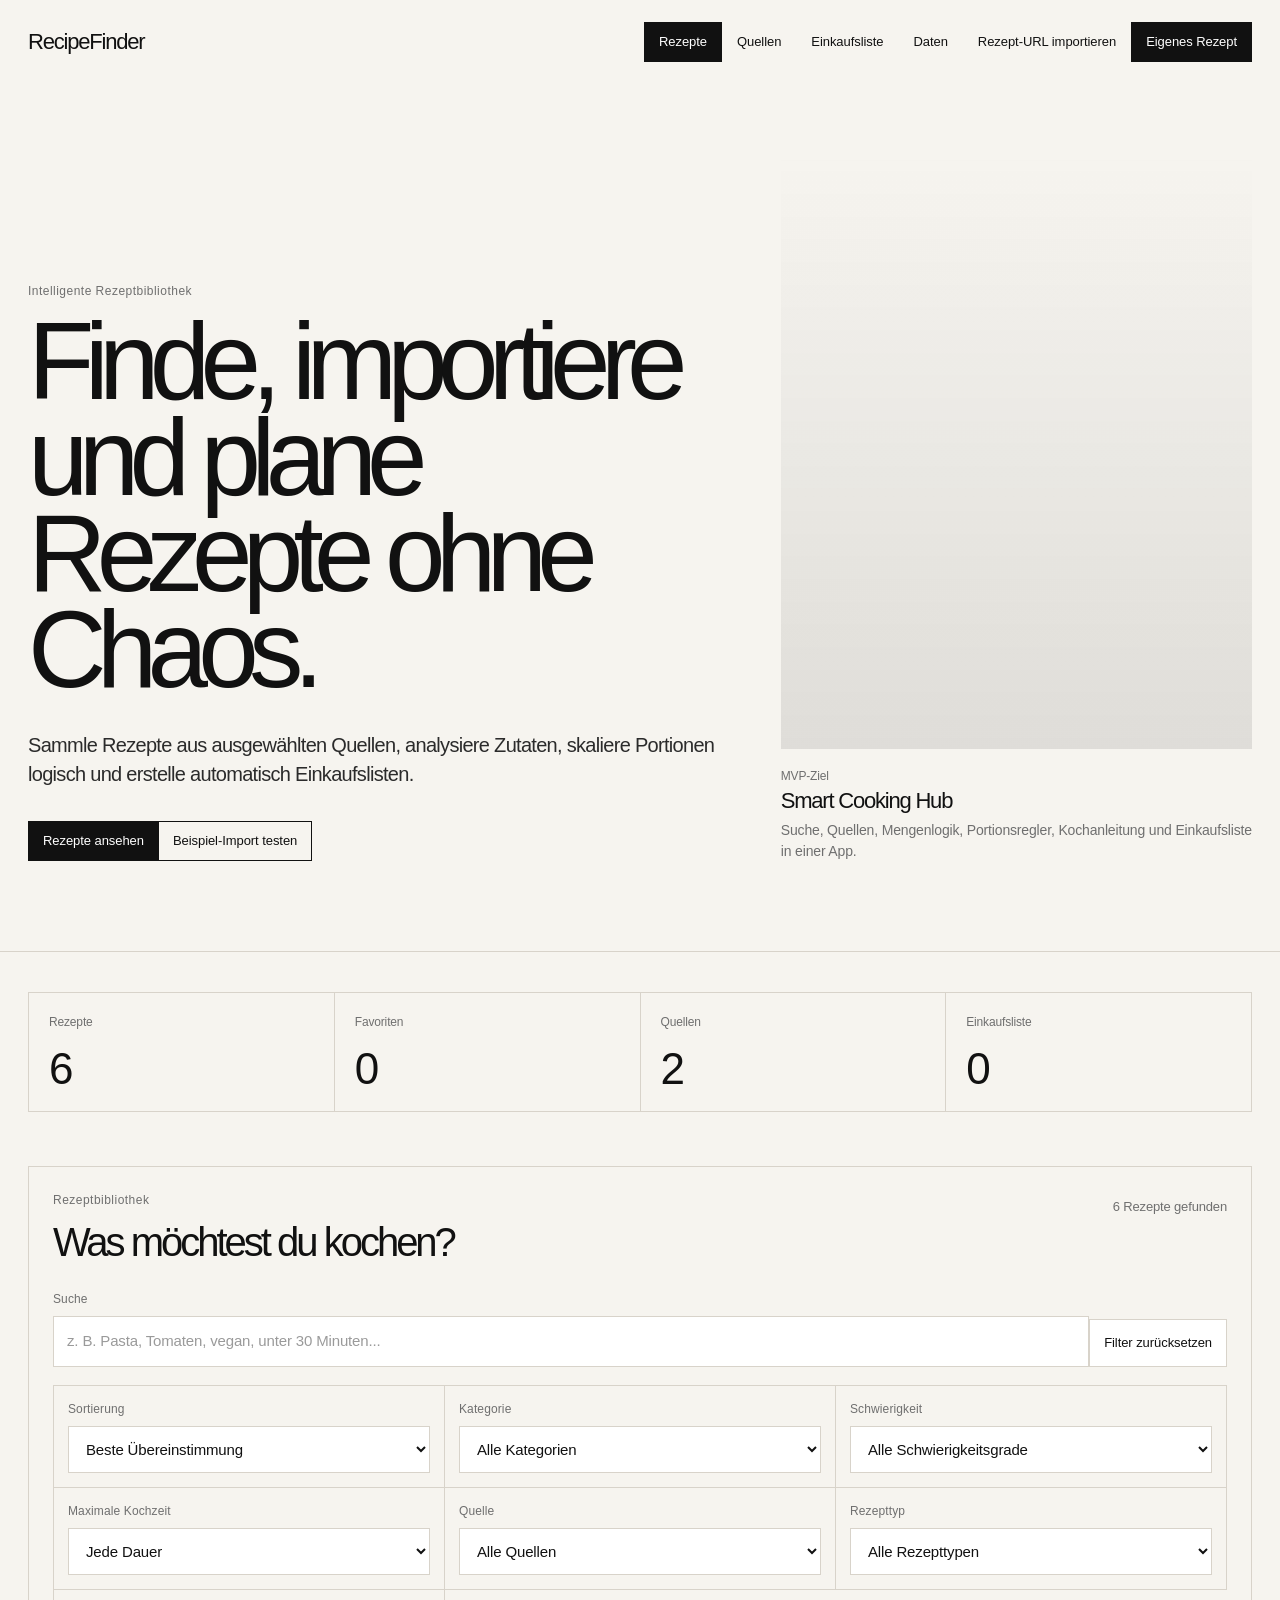
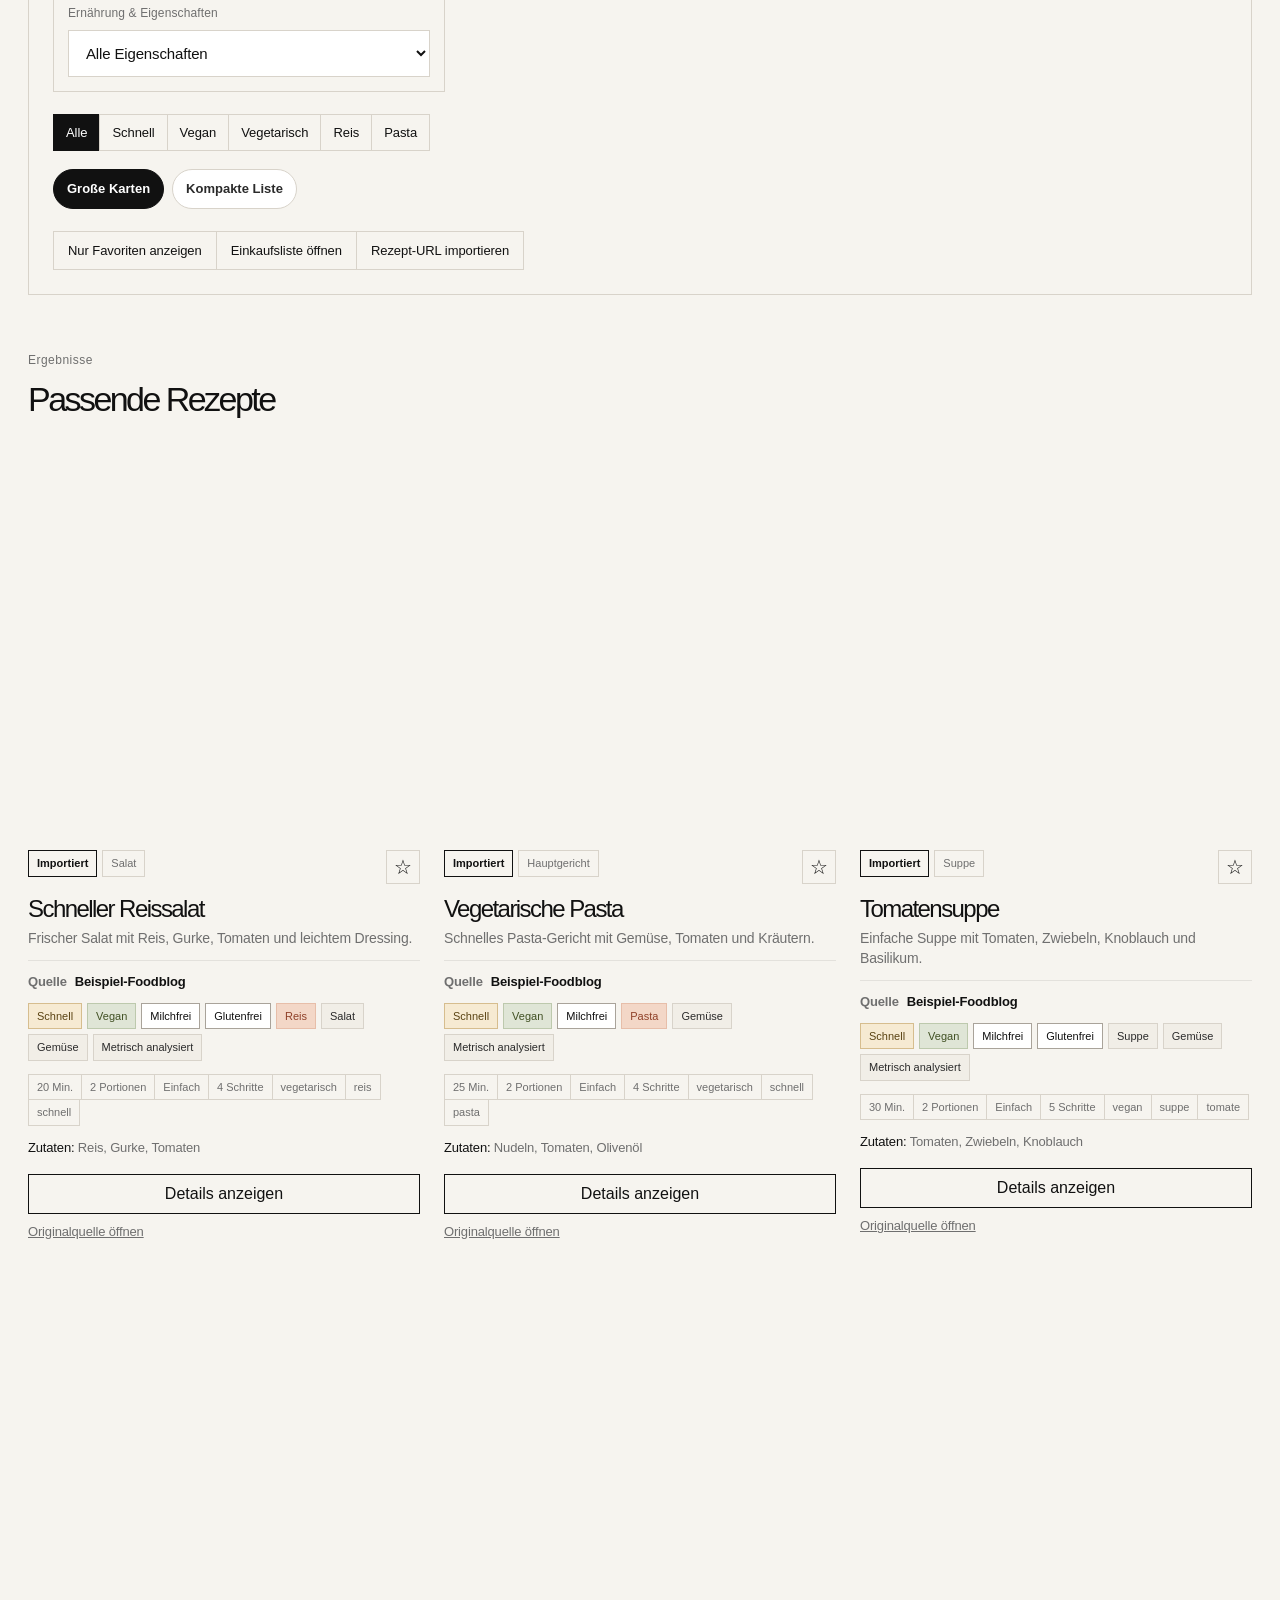
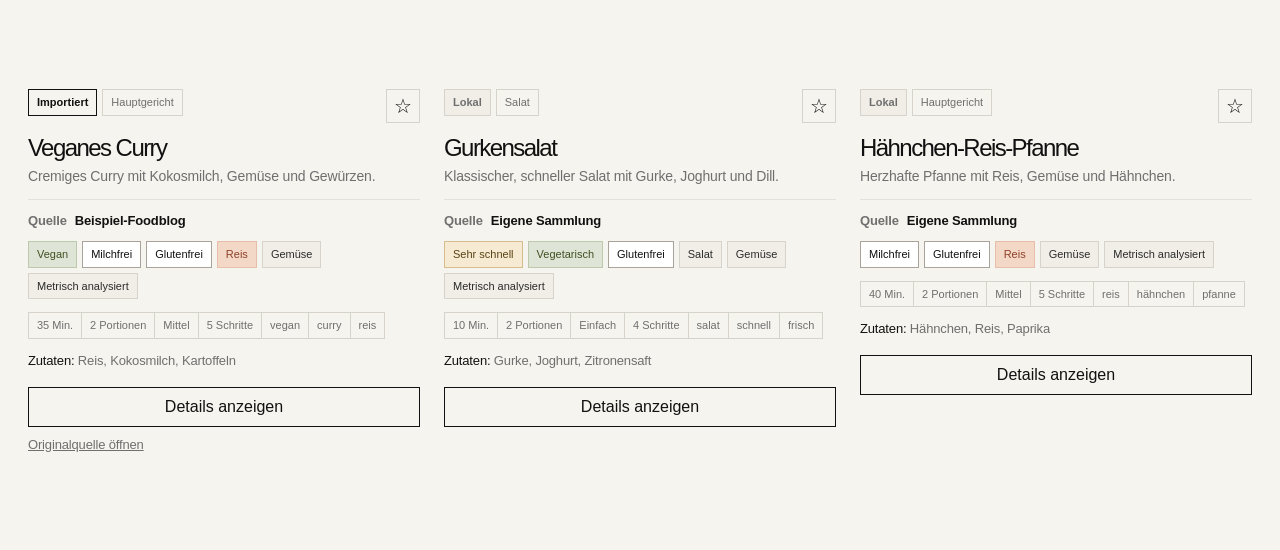
<file: index.html>
<!DOCTYPE html>
<html lang="de">
<head>
  <meta charset="UTF-8" />
  <meta name="viewport" content="width=device-width, initial-scale=1.0" />

  <title>RecipeFinder</title>

  <meta
    name="description"
    content="RecipeFinder ist eine moderne Rezept-App mit Rezeptsuche, erweiterten Filtern, Portionsskalierung, Einkaufsliste, Quellen-Manager, URL-Import-Simulation, Kochanleitungen, Rezeptbearbeitung, Quellenbearbeitung und Datenverwaltung."
  />

  <link rel="stylesheet" href="styles.css" />
</head>

<body>
  <a class="skip-link" href="#recipeLibrary">
    Direkt zu den Rezepten springen
  </a>

  <header class="app-header">
    <nav class="topbar" aria-label="Hauptnavigation">
      <a class="brand" href="#home" aria-label="RecipeFinder Startseite">
        <span class="brand-icon">🍽️</span>
        <span>RecipeFinder</span>
      </a>

      <div class="topbar-actions">
        <button class="nav-button active" type="button" data-view="recipes">
          Rezepte
        </button>

        <button class="nav-button" type="button" data-view="sources">
          Quellen
        </button>

        <button class="nav-button" type="button" data-view="shopping">
          Einkaufsliste
        </button>

        <button class="nav-button" type="button" data-view="settings">
          Daten
        </button>

        <button id="openUrlImportButton" class="ghost-button" type="button">
          Rezept-URL importieren
        </button>

        <button id="openAddRecipeButton" class="primary-button" type="button">
          Eigenes Rezept
        </button>
      </div>
    </nav>

    <section id="home" class="hero">
      <div class="hero-copy">
        <p class="eyebrow">Intelligente Rezeptbibliothek</p>

        <h1>Finde, importiere und plane Rezepte ohne Chaos.</h1>

        <p class="subtitle">
          Sammle Rezepte aus ausgewählten Quellen, analysiere Zutaten,
          skaliere Portionen logisch und erstelle automatisch Einkaufslisten.
        </p>

        <div class="hero-actions">
          <a class="primary-link" href="#recipeLibrary">
            Rezepte ansehen
          </a>

          <button id="openImportDemoButton" class="secondary-button" type="button">
            Beispiel-Import testen
          </button>
        </div>
      </div>

      <aside class="hero-card" aria-label="App-Vorteile">
        <div class="hero-card-icon">🥘</div>

        <p class="hero-card-label">MVP-Ziel</p>

        <h2>Smart Cooking Hub</h2>

        <p>
          Suche, Quellen, Mengenlogik, Portionsregler, Kochanleitung und Einkaufsliste in einer App.
        </p>
      </aside>
    </section>
  </header>

  <main class="container">
    <section class="dashboard" aria-label="App-Übersicht">
      <article class="stat-card">
        <span class="stat-label">Rezepte</span>
        <strong id="totalRecipeCount">0</strong>
      </article>

      <article class="stat-card">
        <span class="stat-label">Favoriten</span>
        <strong id="favoriteCount">0</strong>
      </article>

      <article class="stat-card">
        <span class="stat-label">Quellen</span>
        <strong id="sourceCount">0</strong>
      </article>

      <article class="stat-card">
        <span class="stat-label">Einkaufsliste</span>
        <strong id="shoppingCount">0</strong>
      </article>
    </section>

    <section id="recipesView" class="app-view active-view">
      <section id="recipeLibrary" class="search-panel" aria-label="Rezeptsuche und Filter">
        <div class="section-heading">
          <div>
            <p class="eyebrow">Rezeptbibliothek</p>
            <h2>Was möchtest du kochen?</h2>
          </div>

          <p id="resultCount" class="result-count">
            0 Rezepte gefunden
          </p>
        </div>

        <div class="search-row">
          <label class="search-label" for="searchInput">
            Suche
            <input
              id="searchInput"
              type="search"
              placeholder="z. B. Pasta, Tomaten, vegan, unter 30 Minuten..."
              autocomplete="off"
            />
          </label>

          <button id="resetFiltersButton" class="reset-button" type="button">
            Filter zurücksetzen
          </button>
        </div>

        <div class="filter-grid">
          <label>
            Sortierung
            <select id="sortSelect">
              <option value="relevance">Beste Übereinstimmung</option>
              <option value="favorites">Favoriten zuerst</option>
              <option value="recentImported">Neu importiert</option>
              <option value="newest">Neueste zuerst</option>
              <option value="time">Kürzeste Kochzeit</option>
              <option value="title">Alphabetisch A–Z</option>
              <option value="source">Quelle A–Z</option>
            </select>
          </label>

          <label>
            Kategorie
            <select id="categorySelect">
              <option value="all">Alle Kategorien</option>
              <option value="Hauptgericht">Hauptgericht</option>
              <option value="Salat">Salat</option>
              <option value="Suppe">Suppe</option>
              <option value="Dessert">Dessert</option>
              <option value="Snack">Snack</option>
            </select>
          </label>

          <label>
            Schwierigkeit
            <select id="difficultySelect">
              <option value="all">Alle Schwierigkeitsgrade</option>
              <option value="Einfach">Einfach</option>
              <option value="Mittel">Mittel</option>
              <option value="Schwer">Schwer</option>
            </select>
          </label>

          <label>
            Maximale Kochzeit
            <select id="maxTimeSelect">
              <option value="all">Jede Dauer</option>
              <option value="15">Bis 15 Minuten</option>
              <option value="30">Bis 30 Minuten</option>
              <option value="45">Bis 45 Minuten</option>
              <option value="60">Bis 60 Minuten</option>
            </select>
          </label>

          <label>
            Quelle
            <select id="sourceFilterSelect">
              <option value="all">Alle Quellen</option>
            </select>
          </label>

          <label>
            Rezepttyp
            <select id="recipeTypeSelect">
              <option value="all">Alle Rezepttypen</option>
              <option value="custom">Eigene Rezepte</option>
              <option value="imported">Importierte Rezepte</option>
              <option value="local">Lokale Beispielrezepte</option>
            </select>
          </label>

          <label>
            Ernährung &amp; Eigenschaften
            <select id="featureFilterSelect">
              <option value="all">Alle Eigenschaften</option>
              <option value="vegan">Vegan</option>
              <option value="vegetarisch">Vegetarisch</option>
              <option value="schnell">Schnell</option>
              <option value="sehr schnell">Sehr schnell</option>
              <option value="pasta">Pasta</option>
              <option value="reis">Reis</option>
              <option value="suppe">Suppe</option>
              <option value="salat">Salat</option>
              <option value="gemüse">Gemüse</option>
              <option value="glutenfrei">Glutenfrei</option>
              <option value="milchfrei">Milchfrei</option>
            </select>
          </label>
        </div>

        <div class="quick-filters" aria-label="Schnellfilter">
          <button class="quick-filter active" type="button" data-filter="all">
            Alle
          </button>

          <button class="quick-filter" type="button" data-filter="schnell">
            Schnell
          </button>

          <button class="quick-filter" type="button" data-filter="vegan">
            Vegan
          </button>

          <button class="quick-filter" type="button" data-filter="vegetarisch">
            Vegetarisch
          </button>

          <button class="quick-filter" type="button" data-filter="reis">
            Reis
          </button>

          <button class="quick-filter" type="button" data-filter="pasta">
            Pasta
          </button>
        </div>

        <div id="activeFilterChips" class="active-filter-chips" aria-live="polite"></div>

        <div class="toolbar">
          <div class="toolbar-actions">
            <button id="favoriteFilterButton" class="toolbar-button" type="button">
              Nur Favoriten anzeigen
            </button>

            <button id="openShoppingButton" class="toolbar-button" type="button">
              Einkaufsliste öffnen
            </button>

            <button id="openUrlImportButtonSecondary" class="toolbar-button" type="button">
              Rezept-URL importieren
            </button>
          </div>
        </div>
      </section>

      <section aria-labelledby="recipesHeading">
        <div class="section-heading compact">
          <div>
            <p class="eyebrow">Ergebnisse</p>
            <h2 id="recipesHeading">Passende Rezepte</h2>
          </div>
        </div>

        <div id="recipeGrid" class="recipe-grid"></div>
      </section>
    </section>

    <section id="sourcesView" class="app-view">
      <div class="section-heading">
        <div>
          <p class="eyebrow">Quellen-Manager</p>
          <h2>Rezeptquellen verwalten</h2>
        </div>

        <button id="openAddSourceButton" class="primary-button" type="button">
          Quelle hinzufügen
        </button>
      </div>

      <div class="info-card">
        <h3>Warum Quellen geprüft werden müssen</h3>

        <p>
          Der spätere echte Import muss prüfen, ob eine Homepage automatischen Zugriff erlaubt.
          Dieser Browser-Prototyp simuliert den Ablauf: Quelle hinzufügen, URL prüfen,
          Rezeptdaten erkennen, Zutaten analysieren und Mengen normalisieren.
        </p>
      </div>

      <div id="sourceList" class="source-list"></div>

      <section class="import-panel" aria-labelledby="importHeading">
        <div class="section-heading compact">
          <div>
            <p class="eyebrow">Import-Simulation</p>
            <h2 id="importHeading">Import-Warteschlange</h2>
          </div>

          <div class="toolbar-actions">
            <button id="openUrlImportButtonSources" class="secondary-button" type="button">
              Rezept-URL importieren
            </button>

            <button id="runImportSimulationButton" class="secondary-button" type="button">
              Beispiel-Import starten
            </button>
          </div>
        </div>

        <div id="importLog" class="import-log"></div>
      </section>
    </section>

    <section id="shoppingView" class="app-view">
      <div class="section-heading">
        <div>
          <p class="eyebrow">Planung</p>
          <h2>Einkaufsliste</h2>
        </div>

        <button id="clearShoppingListButton" class="danger-outline-button" type="button">
          Liste leeren
        </button>
      </div>

      <form id="manualShoppingForm" class="inline-form">
        <label for="manualShoppingInput">
          Eigene Zutat hinzufügen
        </label>

        <div class="inline-form-row">
          <input
            id="manualShoppingInput"
            type="text"
            placeholder="z. B. 500 g Kartoffeln"
          />

          <button class="primary-button" type="submit">
            Hinzufügen
          </button>
        </div>
      </form>

      <div id="shoppingListItems" class="shopping-list"></div>
    </section>

    <section id="settingsView" class="app-view">
      <div class="section-heading">
        <div>
          <p class="eyebrow">Datenverwaltung</p>
          <h2>Export, Import und Zurücksetzen</h2>
        </div>
      </div>

      <div class="settings-grid">
        <article class="settings-card">
          <h3>Daten exportieren</h3>

          <p>
            Exportiere deine lokalen Prototyp-Daten als JSON. Enthalten sind eigene Rezepte,
            Favoriten, Einkaufsliste, Quellen und Importprotokoll.
          </p>

          <div class="button-row">
            <button id="exportDataButton" class="primary-button" type="button">
              Export erzeugen
            </button>

            <button id="copyExportButton" class="secondary-button" type="button">
              Export kopieren
            </button>
          </div>

          <textarea
            id="exportDataOutput"
            class="data-textarea"
            placeholder="Hier erscheint dein Datenexport."
            readonly
          ></textarea>
        </article>

        <article class="settings-card">
          <h3>Daten importieren</h3>

          <p>
            Füge hier einen zuvor exportierten JSON-Text ein. Bestehende lokale Daten werden
            dadurch ersetzt.
          </p>

          <form id="importDataForm" class="recipe-form">
            <label>
              JSON-Daten
              <textarea
                id="importDataInput"
                class="data-textarea"
                placeholder="{ ... }"
                required
              ></textarea>
            </label>

            <button class="submit-button" type="submit">
              Daten importieren
            </button>
          </form>
        </article>

        <article class="settings-card danger-zone">
          <h3>Zurücksetzen</h3>

          <p>
            Diese Aktionen betreffen nur die Daten in deinem aktuellen Browser. GitHub-Dateien
            werden dadurch nicht verändert.
          </p>

          <div class="button-column">
            <button id="clearUserDataButton" class="danger-outline-button" type="button">
              Eigene Daten löschen
            </button>

            <button id="resetDemoDataButton" class="danger-button" type="button">
              Prototyp vollständig zurücksetzen
            </button>
          </div>
        </article>

        <article class="settings-card">
          <h3>Speicherort</h3>

          <p>
            Der aktuelle Prototyp nutzt <strong>localStorage</strong>. Das bedeutet:
            Deine Daten liegen lokal in diesem Browser und werden nicht zwischen Geräten synchronisiert.
          </p>

          <ul class="settings-list">
            <li>Eigene Rezepte: lokal gespeichert</li>
            <li>Favoriten: lokal gespeichert</li>
            <li>Einkaufsliste: lokal gespeichert</li>
            <li>Quellen: lokal gespeichert</li>
            <li>Importprotokoll: lokal gespeichert</li>
          </ul>
        </article>
      </div>
    </section>
  </main>

  <div id="detailModal" class="modal hidden" role="dialog" aria-modal="true" aria-labelledby="modalTitle">
    <div class="modal-backdrop" data-close-modal="detail"></div>

    <div class="modal-content large-modal">
      <button class="modal-close" type="button" data-close-modal="detail" aria-label="Details schließen">
        ×
      </button>

      <div id="modalImage" class="modal-image"></div>

      <div class="modal-body">
        <p id="modalCategory" class="eyebrow"></p>

        <h2 id="modalTitle"></h2>

        <p id="modalDescription"></p>

        <div class="modal-meta">
          <span id="modalTime" class="tag"></span>
          <span id="modalDifficulty" class="tag"></span>
          <span id="modalSourceName" class="tag"></span>
        </div>

        <section class="serving-panel" aria-label="Portionen anpassen">
          <div>
            <p class="panel-label">Portionen</p>
            <p id="servingInfo" class="serving-info">Original: 2 Portionen</p>
          </div>

          <div class="serving-controls">
            <button id="decreaseServingsButton" type="button" aria-label="Portionen reduzieren">
              −
            </button>

            <strong id="currentServings">2</strong>

            <button id="increaseServingsButton" type="button" aria-label="Portionen erhöhen">
              +
            </button>
          </div>
        </section>

        <section>
          <div class="section-heading compact">
            <div>
              <p class="eyebrow">Normalisierte Zutaten</p>
              <h3>Zutatenliste</h3>
            </div>

            <button id="toggleOriginalIngredientsButton" class="small-button" type="button">
              Original anzeigen
            </button>
          </div>

          <ul id="modalIngredients" class="ingredient-list"></ul>
        </section>

        <section class="instruction-section" aria-labelledby="instructionsHeading">
          <div class="section-heading compact">
            <div>
              <p class="eyebrow">Kochanleitung</p>
              <h3 id="instructionsHeading">Zubereitung</h3>
            </div>
          </div>

          <ol id="modalInstructions" class="instruction-list"></ol>
        </section>

        <div class="modal-actions">
          <button id="modalShoppingButton" class="success-button" type="button">
            Zutaten zur Einkaufsliste hinzufügen
          </button>

          <button id="modalFavoriteButton" class="favorite-action-button" type="button">
            Als Favorit speichern
          </button>

          <button id="modalEditButton" class="secondary-button hidden" type="button">
            Eigenes Rezept bearbeiten
          </button>

          <button id="modalDeleteButton" class="danger-button hidden" type="button">
            Eigenes Rezept löschen
          </button>

          <a id="modalSource" class="dark-link-button" href="#" target="_blank" rel="noopener noreferrer">
            Originalrezept öffnen
          </a>
        </div>
      </div>
    </div>
  </div>

  <div id="addRecipeModal" class="modal hidden" role="dialog" aria-modal="true" aria-labelledby="addRecipeTitle">
    <div class="modal-backdrop" data-close-modal="addRecipe"></div>

    <div class="modal-content">
      <button class="modal-close" type="button" data-close-modal="addRecipe" aria-label="Formular schließen">
        ×
      </button>

      <p class="eyebrow">Eigenes Rezept</p>

      <h2 id="addRecipeTitle">Rezept hinzufügen</h2>

      <p id="addRecipeIntro">
        Trage ein eigenes Rezept ein. Zutaten können mit Mengen angegeben werden,
        zum Beispiel: <strong>200 g Pasta</strong> oder <strong>Salz nach Geschmack</strong>.
      </p>

      <form id="addRecipeForm" class="recipe-form">
        <label>
          Rezeptname
          <input
            id="newRecipeTitle"
            type="text"
            placeholder="z. B. Zitronenpasta"
            required
          />
        </label>

        <label>
          Beschreibung
          <textarea
            id="newRecipeDescription"
            placeholder="Kurze Beschreibung des Rezepts"
            required
          ></textarea>
        </label>

        <div class="form-grid">
          <label>
            Kategorie
            <select id="newRecipeCategory">
              <option value="Hauptgericht">Hauptgericht</option>
              <option value="Salat">Salat</option>
              <option value="Suppe">Suppe</option>
              <option value="Dessert">Dessert</option>
              <option value="Snack">Snack</option>
            </select>
          </label>

          <label>
            Schwierigkeit
            <select id="newRecipeDifficulty">
              <option value="Einfach">Einfach</option>
              <option value="Mittel">Mittel</option>
              <option value="Schwer">Schwer</option>
            </select>
          </label>
        </div>

        <div class="form-grid">
          <label>
            Portionen
            <input
              id="newRecipeServings"
              type="number"
              min="1"
              max="20"
              value="2"
              required
            />
          </label>

          <label>
            Kochzeit in Minuten
            <input
              id="newRecipeTime"
              type="number"
              min="1"
              max="999"
              value="30"
              required
            />
          </label>
        </div>

        <label>
          Symbol
          <select id="newRecipeIcon">
            <option value="🍽️">🍽️ Allgemein</option>
            <option value="🍝">🍝 Pasta</option>
            <option value="🥗">🥗 Salat</option>
            <option value="🍛">🍛 Curry</option>
            <option value="🍅">🍅 Suppe</option>
            <option value="🍚">🍚 Reis</option>
            <option value="🍰">🍰 Dessert</option>
            <option value="🥪">🥪 Snack</option>
          </select>
        </label>

        <label>
          Zutaten
          <textarea
            id="newRecipeIngredients"
            placeholder="200 g Pasta&#10;1 EL Olivenöl&#10;Salz nach Geschmack"
            required
          ></textarea>

          <span class="form-help">
            Eine Zutat pro Zeile. Mengen werden im Prototyp einfach analysiert.
          </span>
        </label>

        <label>
          Zubereitungsschritte
          <textarea
            id="newRecipeInstructions"
            placeholder="Pasta in Salzwasser kochen.&#10;Olivenöl in einer Pfanne erhitzen.&#10;Alles vermengen und servieren."
          ></textarea>

          <span class="form-help">
            Ein Schritt pro Zeile. Wenn du das Feld leer lässt, erzeugt die App eine einfache Platzhalter-Anleitung.
          </span>
        </label>

        <label>
          Tags
          <input
            id="newRecipeTags"
            type="text"
            placeholder="schnell, vegetarisch, pasta"
          />

          <span class="form-help">
            Mehrere Tags mit Komma trennen.
          </span>
        </label>

        <label>
          Quellen-Link
          <input
            id="newRecipeSourceUrl"
            type="url"
            placeholder="https://example.com"
          />

          <span class="form-help">
            Optional. Bei eigenen Rezepten kannst du das Feld leer lassen.
          </span>
        </label>

        <button id="saveRecipeButton" class="submit-button" type="submit">
          Rezept speichern
        </button>
      </form>
    </div>
  </div>

  <div id="addSourceModal" class="modal hidden" role="dialog" aria-modal="true" aria-labelledby="addSourceTitle">
    <div class="modal-backdrop" data-close-modal="addSource"></div>

    <div class="modal-content">
      <button class="modal-close" type="button" data-close-modal="addSource" aria-label="Quelle schließen">
        ×
      </button>

      <p class="eyebrow">Rezeptquelle</p>

      <h2 id="addSourceTitle">Neue Homepage eintragen</h2>

      <p id="addSourceIntro">
        Im Browser-Prototyp wird der Import simuliert. In der späteren Backend-Version
        werden robots.txt, strukturierte Rezeptdaten, Sitemaps und Importfehler echt geprüft.
      </p>

      <form id="addSourceForm" class="recipe-form">
        <label>
          Quellenname
          <input
            id="newSourceName"
            type="text"
            placeholder="z. B. Mein Lieblings-Foodblog"
            required
          />
        </label>

        <label>
          Homepage-URL
          <input
            id="newSourceUrl"
            type="url"
            placeholder="https://example.com"
            required
          />
        </label>

        <label>
          Import-Häufigkeit
          <select id="newSourceFrequency">
            <option value="Manuell">Manuell</option>
            <option value="Wöchentlich">Wöchentlich</option>
            <option value="Täglich">Täglich</option>
          </select>
        </label>

        <button id="saveSourceButton" class="submit-button" type="submit">
          Quelle speichern
        </button>
      </form>
    </div>
  </div>

  <div id="importUrlModal" class="modal hidden" role="dialog" aria-modal="true" aria-labelledby="importUrlTitle">
    <div class="modal-backdrop" data-close-modal="importUrl"></div>

    <div class="modal-content">
      <button class="modal-close" type="button" data-close-modal="importUrl" aria-label="URL-Import schließen">
        ×
      </button>

      <p class="eyebrow">Rezept-URL importieren</p>

      <h2 id="importUrlTitle">Rezept aus URL hinzufügen</h2>

      <p>
        Gib eine Rezept-URL ein – die App lädt die echten Zutaten und Zubereitungsschritte
        direkt von der Webseite.
      </p>

      <form id="importUrlForm" class="recipe-form">
        <label>
          Rezept-URL
          <input
            id="recipeUrlInput"
            type="url"
            placeholder="https://example.com/mein-rezept"
            required
          />
        </label>

        <label>
          Gewünschter Rezeptname
          <input
            id="recipeUrlTitleInput"
            type="text"
            placeholder="Optional, z. B. Cremige Pasta"
          />

          <span class="form-help">
            Wenn du nichts eingibst, wird der Name automatisch aus der Seite übernommen.
          </span>
        </label>

        <div class="form-grid">
          <label>
            Kategorie
            <select id="recipeUrlCategoryInput">
              <option value="Hauptgericht">Hauptgericht</option>
              <option value="Salat">Salat</option>
              <option value="Suppe">Suppe</option>
              <option value="Dessert">Dessert</option>
              <option value="Snack">Snack</option>
            </select>
          </label>

          <label>
            Schwierigkeit
            <select id="recipeUrlDifficultyInput">
              <option value="Einfach">Einfach</option>
              <option value="Mittel">Mittel</option>
              <option value="Schwer">Schwer</option>
            </select>
          </label>
        </div>

        <div class="form-grid">
          <label>
            Portionen
            <input
              id="recipeUrlServingsInput"
              type="number"
              min="1"
              max="20"
              value="2"
              required
            />
          </label>

          <label>
            Kochzeit in Minuten
            <input
              id="recipeUrlTimeInput"
              type="number"
              min="1"
              max="999"
              value="30"
              required
            />
          </label>
        </div>

        <button class="submit-button" type="submit">
          Rezept importieren
        </button>
      </form>
    </div>
  </div>

  <div id="toast" class="toast hidden" role="status" aria-live="polite"></div>

  <script src="script.js"></script>
  <script src="backend.js"></script>
  <script src="active-filters.js"></script>
  <script src="sync.js"></script>
</body>
</html>
</file>
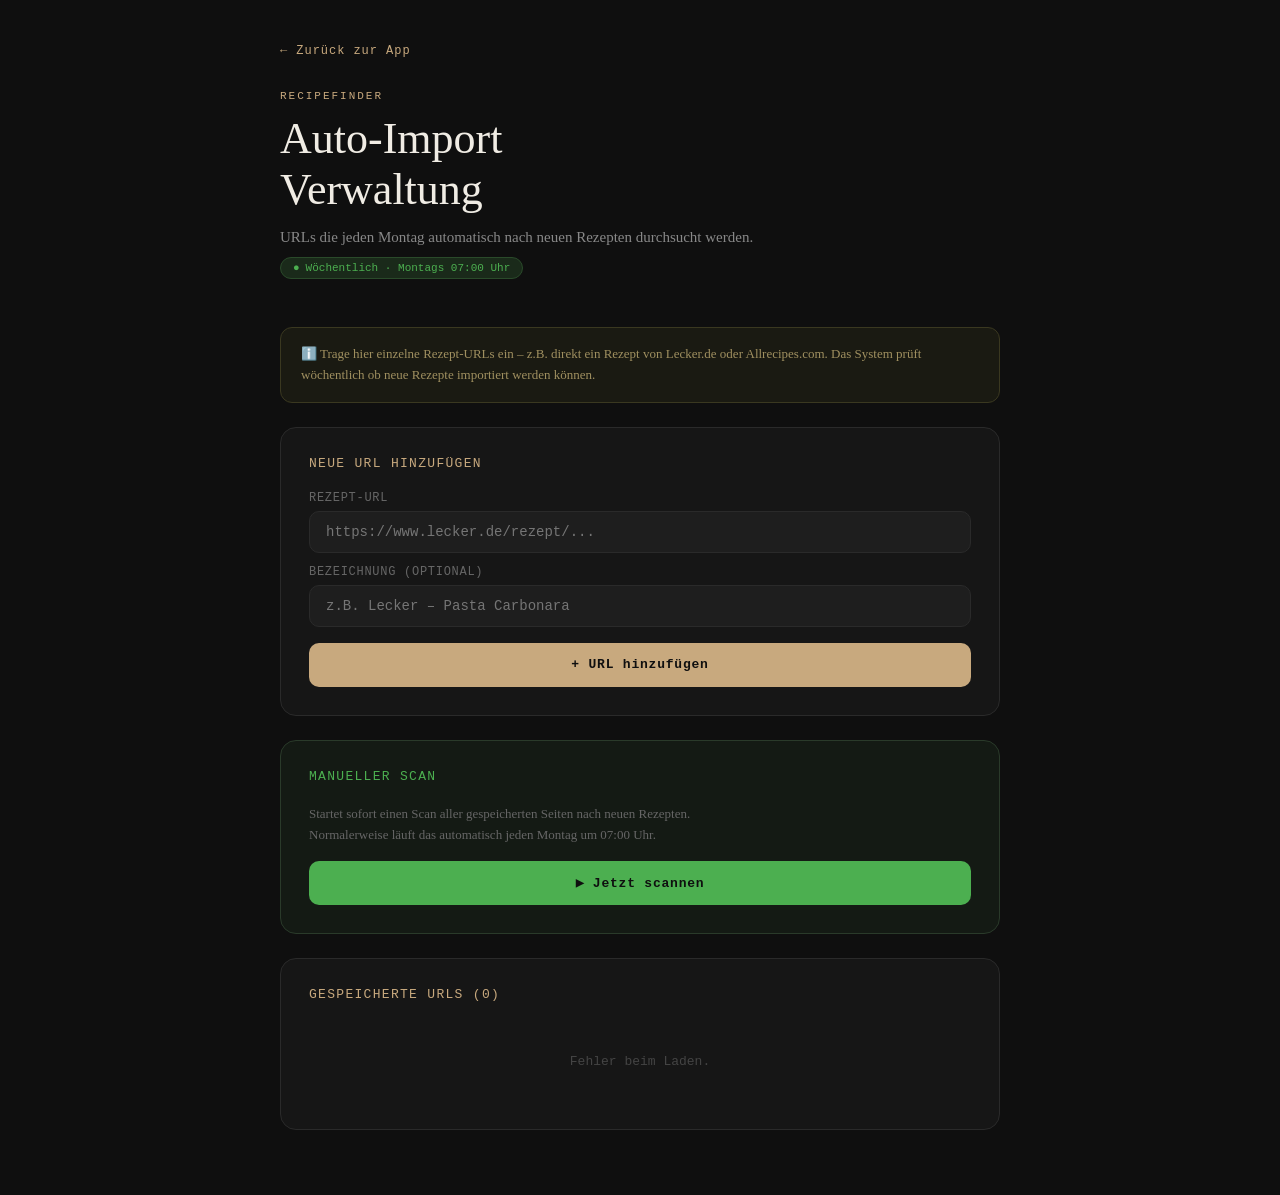
<file: import-verwaltung.html>
<!DOCTYPE html>
<html lang="de">
<head>
  <meta charset="UTF-8" />
  <meta name="viewport" content="width=device-width, initial-scale=1.0" />
  <title>Auto-Import Verwaltung – RecipeFinder</title>
  <style>
    * { box-sizing: border-box; margin: 0; padding: 0; }

    body {
      font-family: "Georgia", serif;
      background: #0f0f0f;
      color: #f0ece4;
      min-height: 100vh;
      padding: 40px 20px;
    }

    .container {
      max-width: 720px;
      margin: 0 auto;
    }

    header {
      margin-bottom: 48px;
    }

    .eyebrow {
      font-family: monospace;
      font-size: 11px;
      letter-spacing: 0.18em;
      text-transform: uppercase;
      color: #c8a97e;
      margin-bottom: 12px;
    }

    h1 {
      font-size: clamp(28px, 5vw, 44px);
      font-weight: 400;
      line-height: 1.15;
      color: #f0ece4;
      margin-bottom: 10px;
    }

    .subtitle {
      color: #888;
      font-size: 15px;
      line-height: 1.6;
    }

    .back-link {
      display: inline-flex;
      align-items: center;
      gap: 6px;
      color: #c8a97e;
      font-family: monospace;
      font-size: 12px;
      letter-spacing: 0.08em;
      text-decoration: none;
      margin-bottom: 32px;
    }

    .back-link:hover { color: #f0ece4; }

    .card {
      border: 1px solid #2a2a2a;
      border-radius: 16px;
      padding: 28px;
      background: #161616;
      margin-bottom: 24px;
    }

    .card-title {
      font-size: 13px;
      font-family: monospace;
      letter-spacing: 0.1em;
      text-transform: uppercase;
      color: #c8a97e;
      margin-bottom: 20px;
    }

    .form-row {
      display: grid;
      gap: 12px;
      margin-bottom: 16px;
    }

    label {
      font-size: 12px;
      font-family: monospace;
      letter-spacing: 0.06em;
      text-transform: uppercase;
      color: #666;
      display: block;
      margin-bottom: 6px;
    }

    input[type="url"],
    input[type="text"] {
      width: 100%;
      padding: 12px 16px;
      background: #1e1e1e;
      border: 1px solid #2a2a2a;
      border-radius: 10px;
      color: #f0ece4;
      font-size: 14px;
      font-family: monospace;
      outline: none;
      transition: border-color 0.2s;
    }

    input:focus { border-color: #c8a97e; }

    .btn {
      display: inline-flex;
      align-items: center;
      justify-content: center;
      gap: 8px;
      min-height: 44px;
      padding: 0 20px;
      border-radius: 10px;
      font-size: 13px;
      font-family: monospace;
      letter-spacing: 0.06em;
      cursor: pointer;
      border: none;
      transition: all 0.2s;
    }

    .btn-primary {
      background: #c8a97e;
      color: #0f0f0f;
      font-weight: bold;
      width: 100%;
    }

    .btn-primary:hover { background: #dbbf94; transform: translateY(-1px); }
    .btn-primary:disabled { opacity: 0.5; cursor: not-allowed; transform: none; }

    .btn-danger {
      background: transparent;
      border: 1px solid #3a2020;
      color: #e07070;
      padding: 6px 14px;
      min-height: 34px;
      font-size: 12px;
      border-radius: 8px;
    }

    .btn-danger:hover { background: #2a1515; border-color: #e07070; }

    .url-list { display: grid; gap: 12px; }

    .url-item {
      display: grid;
      grid-template-columns: minmax(0, 1fr) auto;
      gap: 12px;
      align-items: center;
      padding: 16px;
      background: #1a1a1a;
      border: 1px solid #252525;
      border-radius: 12px;
    }

    .url-label {
      font-size: 14px;
      color: #f0ece4;
      margin-bottom: 4px;
      white-space: nowrap;
      overflow: hidden;
      text-overflow: ellipsis;
    }

    .url-address {
      font-family: monospace;
      font-size: 11px;
      color: #555;
      white-space: nowrap;
      overflow: hidden;
      text-overflow: ellipsis;
    }

    .url-meta {
      font-family: monospace;
      font-size: 11px;
      color: #444;
      margin-top: 4px;
    }

    .status-dot {
      display: inline-block;
      width: 7px;
      height: 7px;
      border-radius: 50%;
      background: #4caf50;
      margin-right: 6px;
    }

    .empty {
      text-align: center;
      padding: 32px;
      color: #444;
      font-family: monospace;
      font-size: 13px;
    }

    .toast {
      position: fixed;
      bottom: 28px;
      left: 50%;
      transform: translateX(-50%) translateY(20px);
      background: #c8a97e;
      color: #0f0f0f;
      padding: 12px 24px;
      border-radius: 999px;
      font-family: monospace;
      font-size: 13px;
      font-weight: bold;
      opacity: 0;
      transition: all 0.3s;
      pointer-events: none;
      white-space: nowrap;
    }

    .toast.show {
      opacity: 1;
      transform: translateX(-50%) translateY(0);
    }

    .info-box {
      background: #1a1a12;
      border: 1px solid #3a3820;
      border-radius: 12px;
      padding: 16px 20px;
      margin-bottom: 24px;
      font-size: 13px;
      color: #a09060;
      line-height: 1.6;
    }

    .cron-badge {
      display: inline-flex;
      align-items: center;
      gap: 6px;
      background: #1a2a1a;
      border: 1px solid #2a4a2a;
      border-radius: 999px;
      padding: 4px 12px;
      font-family: monospace;
      font-size: 11px;
      color: #4caf50;
      margin-top: 8px;
    }
  </style>
</head>
<body>

<div class="container">

  <a class="back-link" href="https://somatic3000-dev.github.io/rezepte-app/">
    ← Zurück zur App
  </a>

  <header>
    <p class="eyebrow">RecipeFinder</p>
    <h1>Auto-Import<br>Verwaltung</h1>
    <p class="subtitle">URLs die jeden Montag automatisch nach neuen Rezepten durchsucht werden.</p>
    <div class="cron-badge">
      <span>●</span> Wöchentlich · Montags 07:00 Uhr
    </div>
  </header>

  <div class="info-box">
    ℹ️ Trage hier einzelne Rezept-URLs ein – z.B. direkt ein Rezept von Lecker.de oder Allrecipes.com. Das System prüft wöchentlich ob neue Rezepte importiert werden können.
  </div>

  <div class="card">
    <p class="card-title">Neue URL hinzufügen</p>
    <div class="form-row">
      <div>
        <label>Rezept-URL</label>
        <input type="url" id="urlInput" placeholder="https://www.lecker.de/rezept/..." />
      </div>
      <div>
        <label>Bezeichnung (optional)</label>
        <input type="text" id="labelInput" placeholder="z.B. Lecker – Pasta Carbonara" />
      </div>
    </div>
    <button class="btn btn-primary" id="addBtn" onclick="addUrl()">
      + URL hinzufügen
    </button>
  </div>

  <div class="card" style="border-color:#2a3a2a;background:#141a14">
    <p class="card-title" style="color:#4caf50">Manueller Scan</p>
    <p style="color:#666;font-size:13px;margin-bottom:16px;line-height:1.6">
      Startet sofort einen Scan aller gespeicherten Seiten nach neuen Rezepten.<br>
      Normalerweise läuft das automatisch jeden Montag um 07:00 Uhr.
    </p>
    <button class="btn btn-primary" id="scanBtn" onclick="runScan()" style="background:#4caf50;color:#0f0f0f">
      ▶ Jetzt scannen
    </button>
  </div>

  <div class="card">
    <p class="card-title">Gespeicherte URLs (<span id="urlCount">0</span>)</p>
    <div class="url-list" id="urlList">
      <div class="empty">Lade URLs …</div>
    </div>
  </div>

</div>

<div class="toast" id="toast"></div>

<script>
  const BACKEND = "https://rezepte-backend.vercel.app";

  function showToast(msg) {
    const t = document.getElementById("toast");
    t.textContent = msg;
    t.classList.add("show");
    setTimeout(() => t.classList.remove("show"), 2800);
  }

  function formatDate(iso) {
    if (!iso) return "Noch nie";
    return new Date(iso).toLocaleDateString("de-DE", { day: "2-digit", month: "2-digit", year: "numeric" });
  }

  async function loadUrls() {
    try {
      const res = await fetch(`${BACKEND}/api/urls`);
      const data = await res.json();
      renderUrls(data.urls || []);
    } catch {
      document.getElementById("urlList").innerHTML = '<div class="empty">Fehler beim Laden.</div>';
    }
  }

  function renderUrls(urls) {
    document.getElementById("urlCount").textContent = urls.length;
    const list = document.getElementById("urlList");

    if (urls.length === 0) {
      list.innerHTML = '<div class="empty">Noch keine URLs gespeichert.</div>';
      return;
    }

    list.innerHTML = urls.map(u => `
      <div class="url-item">
        <div>
          <div class="url-label">${u.label || u.url}</div>
          <div class="url-address">${u.url}</div>
          <div class="url-meta">
            <span class="status-dot"></span>Aktiv ·
            Hinzugefügt: ${formatDate(u.addedAt)} ·
            Letzter Import: ${formatDate(u.lastImportedAt)}
          </div>
        </div>
        <button class="btn btn-danger" onclick="removeUrl('${encodeURIComponent(u.url)}')">
          Entfernen
        </button>
      </div>
    `).join("");
  }

  async function addUrl() {
    const url = document.getElementById("urlInput").value.trim();
    const label = document.getElementById("labelInput").value.trim();

    if (!url) { showToast("Bitte eine URL eingeben."); return; }

    try {
      new URL(url);
    } catch {
      showToast("Ungültige URL.");
      return;
    }

    const btn = document.getElementById("addBtn");
    btn.disabled = true;
    btn.textContent = "Wird hinzugefügt …";

    try {
      const res = await fetch(`${BACKEND}/api/urls`, {
        method: "POST",
        headers: { "Content-Type": "application/json" },
        body: JSON.stringify({ url, label })
      });
      const data = await res.json();

      if (data.success) {
        document.getElementById("urlInput").value = "";
        document.getElementById("labelInput").value = "";
        renderUrls(data.urls || []);
        showToast("URL wurde hinzugefügt.");
      } else {
        showToast("Fehler: " + (data.error || "Unbekannt"));
      }
    } catch {
      showToast("Verbindungsfehler.");
    }

    btn.disabled = false;
    btn.textContent = "+ URL hinzufügen";
  }

  async function removeUrl(encodedUrl) {
    const url = decodeURIComponent(encodedUrl);
    if (!confirm(`URL entfernen?\n\n${url}`)) return;

    try {
      const res = await fetch(`${BACKEND}/api/urls?url=${encodedUrl}`, { method: "DELETE" });
      const data = await res.json();
      if (data.success) {
        renderUrls(data.urls || []);
        showToast("URL wurde entfernt.");
      }
    } catch {
      showToast("Verbindungsfehler.");
    }
  }

  // Enter-Taste im URL-Feld
  document.getElementById("urlInput").addEventListener("keydown", e => {
    if (e.key === "Enter") addUrl();
  });

  async function runScan() {
    const btn = document.getElementById("scanBtn");
    btn.disabled = true;
    btn.textContent = "Scanne …";
    showToast("Scan gestartet – das kann 1–2 Minuten dauern …");
    try {
      const secret = prompt("Bitte CRON_SECRET eingeben:");
      if (!secret) { btn.disabled = false; btn.textContent = "▶ Jetzt scannen"; return; }
      const res = await fetch(`${BACKEND}/api/scan`, {
        headers: { "Authorization": `Bearer ${secret}` }
      });
      const data = await res.json();
      if (data.success) {
        showToast(`✓ ${data.imported} Rezepte importiert!`);
        loadUrls();
      } else {
        showToast("Fehler: " + (data.error || "Unbekannt"));
      }
    } catch { showToast("Verbindungsfehler."); }
    btn.disabled = false;
    btn.textContent = "▶ Jetzt scannen";
  }

  loadUrls();
</script>
</body>
</html>
</file>
<file: styles.css>
:root {
  --bg: #f6f4ef;
  --surface: #ffffff;
  --surface-soft: #f1eee7;
  --surface-muted: #e7e2d8;

  --text: #111111;
  --text-soft: #2b2b2b;
  --muted: #6f6f6f;
  --muted-light: #9a9a9a;

  --border: #d8d3ca;
  --border-strong: #a9a39a;

  --primary: #111111;
  --primary-hover: #343434;
  --accent: #c7b299;
  --accent-soft: #ece4d8;

  --warning: #f6ead2;
  --warning-strong: #d6bd8e;
  --danger: #e9c6bb;
  --danger-strong: #c98978;
  --success: #dfe5d6;
  --success-strong: #bdc9ad;
  --info: #e7e7e7;

  --shadow-soft: 0 14px 32px rgba(0, 0, 0, 0.045);
  --shadow-medium: 0 26px 70px rgba(0, 0, 0, 0.1);
  --shadow-strong: 0 34px 96px rgba(0, 0, 0, 0.34);

  --radius-none: 0;
  --content-width: 1320px;

  --photo-pasta: url("https://images.unsplash.com/photo-1551183053-bf91a1d81141?auto=format&fit=crop&w=1600&q=85");
  --photo-salad: url("https://images.unsplash.com/photo-1512621776951-a57141f2eefd?auto=format&fit=crop&w=1600&q=85");
  --photo-curry: url("https://images.unsplash.com/photo-1455619452474-d2be8b1e70cd?auto=format&fit=crop&w=1600&q=85");
  --photo-soup: url("https://images.unsplash.com/photo-1547592166-23ac45744acd?auto=format&fit=crop&w=1600&q=85");
  --photo-rice: url("https://images.unsplash.com/photo-1512058564366-18510be2db19?auto=format&fit=crop&w=1600&q=85");
  --photo-dessert: url("https://images.unsplash.com/photo-1488477181946-6428a0291777?auto=format&fit=crop&w=1600&q=85");
  --photo-snack: url("https://images.unsplash.com/photo-1528735602780-2552fd46c7af?auto=format&fit=crop&w=1600&q=85");
  --photo-default: url("https://images.unsplash.com/photo-1498837167922-ddd27525d352?auto=format&fit=crop&w=1600&q=85");
  --photo-hero: url("https://images.unsplash.com/photo-1495521821757-a1efb6729352?auto=format&fit=crop&w=1800&q=85");
}

* {
  box-sizing: border-box;
}

html {
  scroll-behavior: smooth;
}

body {
  margin: 0;
  background: var(--bg);
  color: var(--text);
  font-family:
    "Helvetica Neue",
    Helvetica,
    Arial,
    ui-sans-serif,
    system-ui,
    -apple-system,
    BlinkMacSystemFont,
    "Segoe UI",
    sans-serif;
  font-size: 16px;
  line-height: 1.5;
  letter-spacing: -0.01em;
}

body.modal-open {
  overflow: hidden;
}

button,
input,
select,
textarea {
  font: inherit;
}

button {
  color: inherit;
}

a {
  color: inherit;
}

.skip-link {
  position: fixed;
  top: 12px;
  left: 12px;
  z-index: 1000;
  transform: translateY(-140%);
  padding: 10px 14px;
  background: var(--text);
  color: white;
  font-size: 13px;
  font-weight: 600;
  text-decoration: none;
  transition: transform 0.2s ease;
}

.skip-link:focus {
  transform: translateY(0);
}

.app-header {
  background: var(--bg);
  border-bottom: 1px solid var(--border);
}

.topbar {
  width: min(var(--content-width), 100%);
  margin: 0 auto;
  padding: 22px 28px;
  display: grid;
  grid-template-columns: auto minmax(0, 1fr);
  gap: 24px;
  align-items: center;
}

.brand {
  display: inline-flex;
  align-items: center;
  gap: 10px;
  color: var(--text);
  font-size: 22px;
  font-weight: 500;
  letter-spacing: -0.055em;
  text-decoration: none;
}

.brand-icon {
  display: none;
}

.topbar-actions {
  display: flex;
  flex-wrap: wrap;
  justify-content: flex-end;
  gap: 0;
}

.nav-button,
.ghost-button,
.primary-button,
.secondary-button,
.primary-link,
.reset-button,
.toolbar-button,
.small-button,
.success-button,
.favorite-action-button,
.dark-link-button,
.danger-button,
.danger-outline-button,
.submit-button {
  min-height: 38px;
  border: 1px solid transparent;
  border-radius: 0;
  padding: 9px 14px;
  background: transparent;
  color: var(--text);
  font-size: 13px;
  font-weight: 500;
  letter-spacing: -0.005em;
  text-decoration: none;
  cursor: pointer;
  transition:
    background 0.18s ease,
    border-color 0.18s ease,
    color 0.18s ease,
    transform 0.18s ease;
}

.nav-button,
.ghost-button,
.secondary-button,
.reset-button,
.toolbar-button,
.small-button {
  border-color: transparent;
}

.nav-button:hover,
.ghost-button:hover,
.secondary-button:hover,
.reset-button:hover,
.toolbar-button:hover,
.small-button:hover {
  background: var(--surface-soft);
}

.nav-button.active,
.toolbar-button.active {
  background: var(--text);
  border-color: var(--text);
  color: white;
}

.primary-button,
.primary-link,
.submit-button {
  display: inline-flex;
  justify-content: center;
  align-items: center;
  background: var(--text);
  border-color: var(--text);
  color: white;
}

.primary-button:hover,
.primary-link:hover,
.submit-button:hover {
  background: var(--primary-hover);
  border-color: var(--primary-hover);
}

.secondary-button {
  display: inline-flex;
  justify-content: center;
  align-items: center;
  border-color: var(--border);
}

.hero {
  width: min(var(--content-width), 100%);
  margin: 0 auto;
  padding: 76px 28px 90px;
  display: grid;
  grid-template-columns: minmax(0, 0.95fr) minmax(360px, 0.65fr);
  gap: 64px;
  align-items: end;
}

.hero-copy {
  max-width: 860px;
}

.eyebrow {
  margin: 0 0 14px;
  color: var(--muted);
  font-size: 12px;
  font-weight: 500;
  letter-spacing: 0.04em;
  text-transform: none;
}

h1,
h2,
h3,
p {
  overflow-wrap: break-word;
}

h1,
h2,
h3 {
  color: var(--text);
  font-family:
    "Helvetica Neue",
    Helvetica,
    Arial,
    ui-sans-serif,
    system-ui,
    -apple-system,
    BlinkMacSystemFont,
    "Segoe UI",
    sans-serif;
}

h1 {
  margin: 0;
  max-width: 980px;
  font-size: clamp(54px, 8.5vw, 128px);
  line-height: 0.88;
  letter-spacing: -0.09em;
  font-weight: 400;
}

.subtitle {
  max-width: 700px;
  margin: 34px 0 0;
  color: var(--text-soft);
  font-size: 20px;
  line-height: 1.45;
  letter-spacing: -0.035em;
}

.hero-actions {
  display: flex;
  flex-wrap: wrap;
  gap: 0;
  margin-top: 32px;
}

.hero-actions .primary-link,
.hero-actions .secondary-button {
  border: 1px solid var(--text);
}

.hero-actions .secondary-button {
  margin-left: -1px;
}

.hero-card {
  position: relative;
  overflow: hidden;
  background: transparent;
  border: none;
  border-radius: 0;
  padding: 0;
  box-shadow: none;
}

.hero-card::before {
  content: "";
  display: block;
  aspect-ratio: 4 / 5;
  width: 100%;
  margin: 0 0 18px;
  background:
    linear-gradient(180deg, rgba(17, 17, 17, 0), rgba(17, 17, 17, 0.1)),
    var(--photo-hero);
  background-size: cover;
  background-position: center;
}

.hero-card-icon {
  display: none;
}

.hero-card-label {
  margin: 0 0 4px;
  color: var(--muted);
  font-size: 12px;
  font-weight: 500;
}

.hero-card h2 {
  margin: 0 0 8px;
  font-size: 22px;
  line-height: 1.08;
  letter-spacing: -0.055em;
  font-weight: 400;
}

.hero-card p:last-child {
  margin: 0;
  color: var(--muted);
  font-size: 14px;
  line-height: 1.45;
}

.container {
  width: min(var(--content-width), 100%);
  margin: 0 auto;
  padding: 40px 28px 96px;
}

.dashboard {
  display: grid;
  grid-template-columns: repeat(4, 1fr);
  gap: 0;
  margin-bottom: 54px;
  border-top: 1px solid var(--border);
  border-left: 1px solid var(--border);
}

.stat-card {
  background: transparent;
  border-right: 1px solid var(--border);
  border-bottom: 1px solid var(--border);
  border-radius: 0;
  padding: 20px;
  box-shadow: none;
}

.stat-label {
  display: block;
  margin-bottom: 16px;
  color: var(--muted);
  font-size: 12px;
  font-weight: 500;
}

.stat-card strong {
  display: block;
  font-size: 44px;
  line-height: 1;
  letter-spacing: -0.08em;
  font-weight: 400;
}

.app-view {
  display: none;
}

.app-view.active-view {
  display: block;
}

.search-panel,
.info-card,
.import-panel,
.inline-form {
  background: transparent;
  border: 1px solid var(--border);
  border-radius: 0;
  padding: 24px;
  box-shadow: none;
}

.search-panel {
  margin-bottom: 56px;
}

.section-heading {
  display: flex;
  justify-content: space-between;
  align-items: flex-start;
  gap: 24px;
  margin-bottom: 28px;
}

.section-heading h2,
.section-heading h3 {
  margin: 0;
  font-size: 40px;
  line-height: 0.98;
  letter-spacing: -0.075em;
  font-weight: 400;
}

.section-heading.compact {
  align-items: flex-end;
  margin-bottom: 28px;
}

.section-heading.compact h2,
.section-heading.compact h3 {
  font-size: 34px;
}

.result-count {
  margin: 6px 0 0;
  color: var(--muted);
  font-size: 13px;
  font-weight: 400;
  white-space: nowrap;
}

.search-row {
  display: grid;
  grid-template-columns: minmax(0, 1fr) auto;
  gap: 0;
  align-items: end;
  margin-bottom: 18px;
}

.search-label,
.filter-grid label,
.recipe-form label,
.inline-form label {
  display: grid;
  gap: 8px;
  color: var(--muted);
  font-size: 12px;
  font-weight: 500;
  letter-spacing: 0.01em;
  text-transform: none;
}

input,
select,
textarea {
  width: 100%;
  border: 1px solid var(--border);
  border-radius: 0;
  padding: 13px 13px;
  background: var(--surface);
  color: var(--text);
  font-size: 15px;
  letter-spacing: -0.01em;
  text-transform: none;
}

textarea {
  min-height: 104px;
  resize: vertical;
  line-height: 1.48;
}

input::placeholder,
textarea::placeholder {
  color: var(--muted-light);
}

input:focus,
select:focus,
textarea:focus,
button:focus,
a:focus {
  outline: 2px solid var(--text);
  outline-offset: 2px;
}

.reset-button {
  min-height: 48px;
  border-color: var(--border);
  background: var(--surface);
}

.filter-grid {
  display: grid;
  grid-template-columns: repeat(3, 1fr);
  gap: 0;
  margin-bottom: 22px;
  border-top: 1px solid var(--border);
  border-left: 1px solid var(--border);
}

.filter-grid label {
  padding: 14px;
  border-right: 1px solid var(--border);
  border-bottom: 1px solid var(--border);
}

.filter-grid input,
.filter-grid select {
  border-color: var(--border);
}

.quick-filters {
  display: flex;
  flex-wrap: wrap;
  gap: 0;
  padding-top: 0;
}

.quick-filter {
  min-height: 36px;
  border: 1px solid var(--border);
  border-radius: 0;
  margin-left: -1px;
  padding: 8px 12px;
  background: transparent;
  color: var(--text);
  font-size: 13px;
  font-weight: 400;
  letter-spacing: -0.005em;
  text-transform: none;
  cursor: pointer;
  transition:
    background 0.18s ease,
    color 0.18s ease,
    border-color 0.18s ease;
}

.quick-filter:first-child {
  margin-left: 0;
}

.quick-filter:hover {
  background: var(--surface-soft);
}

.quick-filter.active {
  background: var(--text);
  border-color: var(--text);
  color: white;
}

.toolbar {
  display: flex;
  justify-content: space-between;
  align-items: center;
  gap: 12px;
  margin-top: 22px;
  margin-bottom: 0;
}

.toolbar-actions {
  display: flex;
  flex-wrap: wrap;
  gap: 0;
}

.toolbar-button {
  border-color: var(--border);
  margin-left: -1px;
}

.toolbar-button:first-child {
  margin-left: 0;
}

.recipe-grid {
  display: grid;
  grid-template-columns: repeat(3, 1fr);
  gap: 42px 24px;
}

.recipe-card {
  overflow: visible;
  background: transparent;
  border: none;
  border-radius: 0;
  box-shadow: none;
  transition: opacity 0.18s ease;
}

.recipe-card:hover {
  transform: none;
  box-shadow: none;
}

.recipe-card:hover .recipe-image {
  filter: grayscale(0);
}

.recipe-image {
  display: block;
  min-height: 390px;
  border: none;
  font-size: 0;
  color: transparent;
  background-size: cover;
  background-position: center;
  position: relative;
  filter: grayscale(12%);
  transition: filter 0.18s ease;
}

.recipe-image::after {
  content: "";
  position: absolute;
  inset: 0;
  background: transparent;
}

.image-pasta {
  background-image: var(--photo-pasta);
}

.image-salad {
  background-image: var(--photo-salad);
}

.image-curry {
  background-image: var(--photo-curry);
}

.image-soup {
  background-image: var(--photo-soup);
}

.image-rice {
  background-image: var(--photo-rice);
}

.image-dessert {
  background-image: var(--photo-dessert);
}

.image-snack {
  background-image: var(--photo-snack);
}

.image-default {
  background-image: var(--photo-default);
}

.recipe-card-content {
  padding: 16px 0 0;
}

.card-header {
  display: flex;
  justify-content: space-between;
  align-items: center;
  gap: 12px;
}

.recipe-card h3 {
  margin: 12px 0 6px;
  font-size: 24px;
  line-height: 1.06;
  letter-spacing: -0.065em;
  font-weight: 400;
}

.recipe-card p {
  margin: 0;
  color: var(--muted);
  font-size: 14px;
  line-height: 1.45;
}

.favorite-button {
  display: grid;
  place-items: center;
  flex: 0 0 auto;
  width: 34px;
  height: 34px;
  border: 1px solid var(--border);
  border-radius: 0;
  background: transparent;
  color: var(--text);
  font-size: 20px;
  cursor: pointer;
}

.favorite-button:hover {
  background: var(--surface-soft);
  border-color: var(--text);
}

.meta {
  display: flex;
  flex-wrap: wrap;
  gap: 0;
  margin-top: 14px;
}

.tag {
  display: inline-flex;
  align-items: center;
  min-height: 24px;
  border: 1px solid var(--border);
  border-radius: 0;
  background: transparent;
  margin-right: -1px;
  margin-bottom: -1px;
  padding: 4px 8px;
  color: var(--muted);
  font-size: 11px;
  font-weight: 400;
  letter-spacing: 0;
  text-transform: none;
}

.tag.user-tag,
.tag.import-tag {
  background: transparent;
  border-color: var(--text);
  color: var(--text);
}

.ingredients-preview {
  margin-top: 14px;
  color: var(--muted);
  font-size: 13px;
  line-height: 1.45;
}

.ingredients-preview strong {
  color: var(--text);
  font-weight: 500;
}

.card-actions {
  display: grid;
  gap: 8px;
  margin-top: 16px;
}

.detail-button {
  width: 100%;
  min-height: 40px;
  border: 1px solid var(--text);
  border-radius: 0;
  background: transparent;
  color: var(--text);
  font-weight: 400;
  cursor: pointer;
}

.detail-button:hover {
  background: var(--text);
  color: white;
}

.source-link {
  display: inline-flex;
  justify-content: flex-start;
  color: var(--muted);
  font-size: 13px;
  font-weight: 400;
  text-decoration: underline;
  text-transform: none;
}

.empty {
  grid-column: 1 / -1;
  padding: 36px;
  border: 1px solid var(--border);
  border-radius: 0;
  background: transparent;
  color: var(--muted);
  text-align: center;
}

.info-card,
.notice-card {
  margin-bottom: 22px;
}

.info-card h3 {
  margin: 0 0 8px;
  font-size: 26px;
  line-height: 1.05;
  letter-spacing: -0.065em;
  font-weight: 400;
}

.info-card p {
  margin: 0;
  color: var(--muted);
  line-height: 1.55;
}

.notice-card {
  border: 1px solid var(--border);
  border-radius: 0;
  background: var(--surface-soft);
  padding: 16px;
  color: var(--text-soft);
  line-height: 1.5;
}

.notice-card strong {
  color: var(--text);
  font-weight: 500;
}

.source-list {
  display: grid;
  gap: 0;
  margin-bottom: 28px;
  border-top: 1px solid var(--border);
}

.source-card {
  display: grid;
  grid-template-columns: minmax(0, 1fr) auto;
  gap: 18px;
  align-items: start;
  border: none;
  border-bottom: 1px solid var(--border);
  border-radius: 0;
  background: transparent;
  padding: 20px 0;
  box-shadow: none;
}

.source-card h3 {
  margin: 0 0 6px;
  font-size: 25px;
  line-height: 1.06;
  letter-spacing: -0.065em;
  font-weight: 400;
}

.source-card p {
  margin: 0;
  color: var(--muted);
  line-height: 1.45;
}

.source-meta {
  display: flex;
  flex-wrap: wrap;
  gap: 0;
  margin-top: 12px;
}

.source-actions {
  display: flex;
  flex-wrap: wrap;
  justify-content: flex-end;
  gap: 0;
}

.source-actions button {
  border-color: var(--border);
  margin-left: -1px;
}

.status-pill {
  display: inline-flex;
  align-items: center;
  min-height: 24px;
  border: 1px solid var(--border);
  border-radius: 0;
  margin-right: -1px;
  padding: 4px 8px;
  background: transparent;
  color: var(--muted);
  font-size: 11px;
  font-weight: 400;
}

.status-active,
.status-paused,
.status-error {
  background: transparent;
  color: var(--text);
}

.import-panel {
  margin-top: 20px;
}

.import-log {
  display: grid;
  gap: 0;
  border-top: 1px solid var(--border);
}

.import-log-item {
  border: none;
  border-bottom: 1px solid var(--border);
  border-radius: 0;
  background: transparent;
  padding: 14px 0;
  color: var(--muted);
  line-height: 1.45;
}

.import-log-item strong {
  color: var(--text);
  font-weight: 500;
}

.inline-form {
  margin-bottom: 24px;
}

.inline-form-row {
  display: grid;
  grid-template-columns: minmax(0, 1fr) auto;
  gap: 0;
  margin-top: 8px;
}

.inline-form-row button {
  border-color: var(--text);
}

.shopping-list {
  display: grid;
  gap: 0;
  border-top: 1px solid var(--border);
}

.shopping-item {
  display: grid;
  grid-template-columns: 32px minmax(0, 1fr) auto;
  gap: 12px;
  align-items: center;
  border: none;
  border-bottom: 1px solid var(--border);
  border-radius: 0;
  background: transparent;
  padding: 14px 0;
  box-shadow: none;
}

.shopping-item input {
  width: auto;
}

.shopping-item-name {
  font-weight: 400;
}

.shopping-item-name.checked {
  color: var(--muted-light);
  text-decoration: line-through;
}

.shopping-item-note {
  display: block;
  margin-top: 3px;
  color: var(--muted-light);
  font-size: 13px;
  font-weight: 400;
}

.remove-shopping-item {
  width: 34px;
  height: 34px;
  border: 1px solid var(--border);
  border-radius: 0;
  background: transparent;
  font-size: 20px;
  cursor: pointer;
}

.remove-shopping-item:hover {
  background: var(--text);
  border-color: var(--text);
  color: white;
}

.settings-grid {
  display: grid;
  grid-template-columns: 1fr 1fr;
  gap: 0;
  border-top: 1px solid var(--border);
  border-left: 1px solid var(--border);
}

.settings-card {
  background: transparent;
  border: none;
  border-right: 1px solid var(--border);
  border-bottom: 1px solid var(--border);
  border-radius: 0;
  padding: 24px;
  box-shadow: none;
}

.settings-card h3 {
  margin: 0 0 10px;
  font-size: 28px;
  line-height: 1.05;
  letter-spacing: -0.07em;
  font-weight: 400;
}

.settings-card p {
  margin: 0 0 16px;
  color: var(--muted);
  line-height: 1.55;
}

.settings-card.danger-zone {
  border-color: var(--border);
  background: transparent;
}

.button-row {
  display: flex;
  flex-wrap: wrap;
  gap: 0;
  margin-bottom: 14px;
}

.button-row button {
  border-color: var(--border);
  margin-left: -1px;
}

.button-row button:first-child {
  margin-left: 0;
}

.button-column {
  display: grid;
  gap: 0;
}

.button-column button {
  border-color: var(--border);
  margin-top: -1px;
}

.button-column button:first-child {
  margin-top: 0;
}

.data-textarea {
  min-height: 220px;
  font-family:
    ui-monospace,
    SFMono-Regular,
    Menlo,
    Monaco,
    Consolas,
    "Liberation Mono",
    monospace;
  font-size: 13px;
  line-height: 1.45;
  white-space: pre;
}

.settings-list {
  margin: 0;
  padding-left: 18px;
  color: var(--muted);
  line-height: 1.8;
}

.modal {
  position: fixed;
  inset: 0;
  z-index: 100;
  display: grid;
  place-items: center;
  padding: 20px;
}

.hidden {
  display: none !important;
}

.modal-backdrop {
  position: absolute;
  inset: 0;
  background: rgba(17, 17, 17, 0.62);
}

.modal-content {
  position: relative;
  width: min(100%, 640px);
  max-height: 90vh;
  overflow-y: auto;
  border: none;
  border-radius: 0;
  background: var(--bg);
  box-shadow: var(--shadow-strong);
}

.large-modal {
  width: min(100%, 1060px);
}

.modal-close {
  position: absolute;
  top: 14px;
  right: 14px;
  z-index: 2;
  display: grid;
  place-items: center;
  width: 40px;
  height: 40px;
  border: 1px solid var(--surface);
  border-radius: 0;
  background: rgba(246, 244, 239, 0.9);
  font-size: 26px;
  cursor: pointer;
}

.modal-close:hover {
  background: var(--text);
  border-color: var(--text);
  color: white;
}

.modal-image {
  display: block;
  min-height: 460px;
  border: none;
  font-size: 0;
  color: transparent;
  background-size: cover;
  background-position: center;
  position: relative;
  filter: grayscale(8%);
}

.modal-image::after {
  content: "";
  position: absolute;
  inset: 0;
  background: transparent;
}

.modal-body,
.modal-content > form,
.modal-content > p,
.modal-content > h2,
.modal-content > .eyebrow,
.modal-content > .notice-card {
  padding-left: 30px;
  padding-right: 30px;
}

.modal-content > .eyebrow {
  padding-top: 30px;
}

.modal-content > h2 {
  margin: 0 0 12px;
  font-size: 44px;
  line-height: 0.98;
  letter-spacing: -0.08em;
  font-weight: 400;
}

.modal-content > p {
  margin-top: 0;
  color: var(--muted);
  line-height: 1.55;
}

.modal-content > .notice-card {
  margin-left: 30px;
  margin-right: 30px;
  padding: 16px;
}

.modal-body {
  padding-top: 30px;
  padding-bottom: 34px;
}

.modal-body h2 {
  margin: 0 0 12px;
  font-size: clamp(38px, 6vw, 72px);
  line-height: 0.95;
  letter-spacing: -0.09em;
  font-weight: 400;
}

.modal-body p {
  color: var(--muted);
  line-height: 1.55;
}

.modal-meta {
  display: flex;
  flex-wrap: wrap;
  gap: 0;
  margin: 20px 0;
}

.serving-panel {
  display: flex;
  justify-content: space-between;
  align-items: center;
  gap: 18px;
  border: 1px solid var(--border);
  border-radius: 0;
  background: transparent;
  padding: 16px;
  margin: 26px 0;
}

.panel-label {
  margin: 0 0 4px;
  color: var(--muted);
  font-size: 12px;
  font-weight: 400;
}

.serving-info {
  margin: 0;
  color: var(--text);
  font-weight: 400;
}

.serving-controls {
  display: inline-grid;
  grid-template-columns: 42px 54px 42px;
  align-items: center;
  gap: 0;
}

.serving-controls button {
  width: 42px;
  height: 42px;
  border: 1px solid var(--text);
  border-radius: 0;
  background: transparent;
  color: var(--text);
  font-size: 22px;
  font-weight: 400;
  cursor: pointer;
}

.serving-controls button:hover {
  background: var(--text);
  color: white;
}

.serving-controls button:disabled {
  opacity: 0.35;
  cursor: not-allowed;
}

.serving-controls strong {
  text-align: center;
  font-size: 24px;
  font-weight: 400;
  letter-spacing: -0.055em;
}

.ingredient-list {
  display: grid;
  gap: 0;
  padding: 0;
  margin: 0;
  list-style: none;
  border-top: 1px solid var(--border);
}

.ingredient-item {
  border: none;
  border-bottom: 1px solid var(--border);
  border-radius: 0;
  background: transparent;
  padding: 13px 0;
}

.ingredient-main {
  display: flex;
  justify-content: space-between;
  gap: 12px;
  font-weight: 400;
}

.ingredient-note {
  display: block;
  margin-top: 5px;
  color: var(--muted);
  font-size: 13px;
  line-height: 1.4;
}

.instruction-section {
  margin-top: 34px;
}

.instruction-list {
  display: grid;
  gap: 0;
  margin: 0;
  padding: 0;
  list-style: none;
  counter-reset: cooking-step;
  border-top: 1px solid var(--border);
}

.instruction-item {
  position: relative;
  display: grid;
  grid-template-columns: 54px minmax(0, 1fr);
  gap: 14px;
  align-items: start;
  border: none;
  border-bottom: 1px solid var(--border);
  border-radius: 0;
  background: transparent;
  padding: 18px 0;
  counter-increment: cooking-step;
}

.instruction-item::before {
  content: counter(cooking-step);
  display: grid;
  place-items: start;
  width: 44px;
  height: auto;
  border-radius: 0;
  background: transparent;
  color: var(--muted);
  font-size: 15px;
  font-weight: 400;
}

.instruction-content {
  display: grid;
  gap: 6px;
}

.instruction-content strong {
  font-size: 15px;
  line-height: 1.38;
  font-weight: 400;
}

.instruction-content p {
  margin: 0;
  color: var(--muted);
  line-height: 1.55;
}

.instruction-empty {
  border: 1px solid var(--border);
  border-radius: 0;
  background: transparent;
  padding: 16px;
  color: var(--muted);
  line-height: 1.55;
}

.modal-actions {
  display: grid;
  gap: 0;
  margin-top: 28px;
  border-top: 1px solid var(--border);
  border-left: 1px solid var(--border);
}

.modal-actions > * {
  border-right: 1px solid var(--border) !important;
  border-bottom: 1px solid var(--border) !important;
}

.success-button,
.favorite-action-button,
.danger-button,
.danger-outline-button {
  background: transparent;
  color: var(--text);
}

.success-button:hover,
.favorite-action-button:hover,
.danger-button:hover,
.danger-outline-button:hover {
  background: var(--text);
  border-color: var(--text);
  color: white;
}

.dark-link-button {
  display: inline-flex;
  justify-content: center;
  align-items: center;
  background: var(--text);
  color: white;
}

.dark-link-button:hover {
  background: var(--primary-hover);
}

.recipe-form {
  display: grid;
  gap: 16px;
  padding-bottom: 30px;
}

.form-grid {
  display: grid;
  grid-template-columns: 1fr 1fr;
  gap: 14px;
}

.form-help {
  color: var(--muted-light);
  font-size: 13px;
  font-weight: 400;
  line-height: 1.35;
  letter-spacing: 0;
  text-transform: none;
}

.toast {
  position: fixed;
  right: 20px;
  bottom: 20px;
  z-index: 200;
  width: min(420px, calc(100vw - 40px));
  border: 1px solid var(--text);
  border-radius: 0;
  background: var(--text);
  color: white;
  padding: 14px 16px;
  box-shadow: var(--shadow-medium);
  font-weight: 400;
}

@media (max-width: 1080px) {
  .hero {
    grid-template-columns: 1fr;
  }

  .hero-card {
    max-width: 560px;
  }

  .recipe-grid {
    grid-template-columns: repeat(2, 1fr);
  }

  .filter-grid {
    grid-template-columns: repeat(2, 1fr);
  }

  .source-card {
    grid-template-columns: 1fr;
  }

  .source-actions {
    justify-content: flex-start;
  }
}

@media (max-width: 860px) {
  .topbar {
    grid-template-columns: 1fr;
  }

  .topbar-actions {
    justify-content: flex-start;
  }

  .dashboard,
  .settings-grid {
    grid-template-columns: repeat(2, 1fr);
  }

  .recipe-image {
    min-height: 340px;
  }
}

@media (max-width: 720px) {
  .topbar {
    align-items: flex-start;
    padding: 18px;
  }

  .topbar-actions {
    width: 100%;
    display: grid;
    grid-template-columns: 1fr;
  }

  .nav-button,
  .ghost-button,
  .primary-button,
  .secondary-button,
  .primary-link,
  .toolbar-button,
  .reset-button {
    width: 100%;
  }

  .hero {
    padding: 48px 18px 58px;
    gap: 42px;
  }

  h1 {
    font-size: clamp(48px, 15vw, 76px);
  }

  .subtitle {
    font-size: 18px;
  }

  .hero-actions {
    display: grid;
    grid-template-columns: 1fr;
  }

  .hero-actions .secondary-button {
    margin-left: 0;
    margin-top: -1px;
  }

  .container {
    padding-left: 18px;
    padding-right: 18px;
  }

  .dashboard,
  .settings-grid,
  .filter-grid,
  .recipe-grid,
  .search-row,
  .inline-form-row,
  .form-grid {
    grid-template-columns: 1fr;
  }

  .section-heading,
  .toolbar,
  .serving-panel {
    align-items: flex-start;
    flex-direction: column;
  }

  .section-heading h2,
  .section-heading h3 {
    font-size: 34px;
  }

  .result-count {
    white-space: normal;
  }

  .recipe-grid {
    gap: 40px;
  }

  .recipe-image {
    min-height: 330px;
  }

  .quick-filters,
  .toolbar-actions {
    display: grid;
    grid-template-columns: 1fr;
  }

  .quick-filter,
  .toolbar-button {
    margin-left: 0;
    margin-top: -1px;
  }

  .quick-filter:first-child,
  .toolbar-button:first-child {
    margin-top: 0;
  }

  .modal {
    padding: 10px;
  }

  .modal-content,
  .large-modal {
    width: 100%;
  }

  .modal-image {
    min-height: 300px;
  }

  .modal-body,
  .modal-content > form,
  .modal-content > p,
  .modal-content > h2,
  .modal-content > .eyebrow,
  .modal-content > .notice-card {
    padding-left: 20px;
    padding-right: 20px;
  }

  .modal-content > .notice-card {
    margin-left: 20px;
    margin-right: 20px;
  }

  .modal-body h2,
  .modal-content > h2 {
    font-size: 38px;
  }

  .button-row {
    display: grid;
    grid-template-columns: 1fr;
  }

  .button-row button {
    margin-left: 0;
    margin-top: -1px;
  }

  .button-row button:first-child {
    margin-top: 0;
  }

  .instruction-item {
    grid-template-columns: 38px minmax(0, 1fr);
  }
}
</file>
